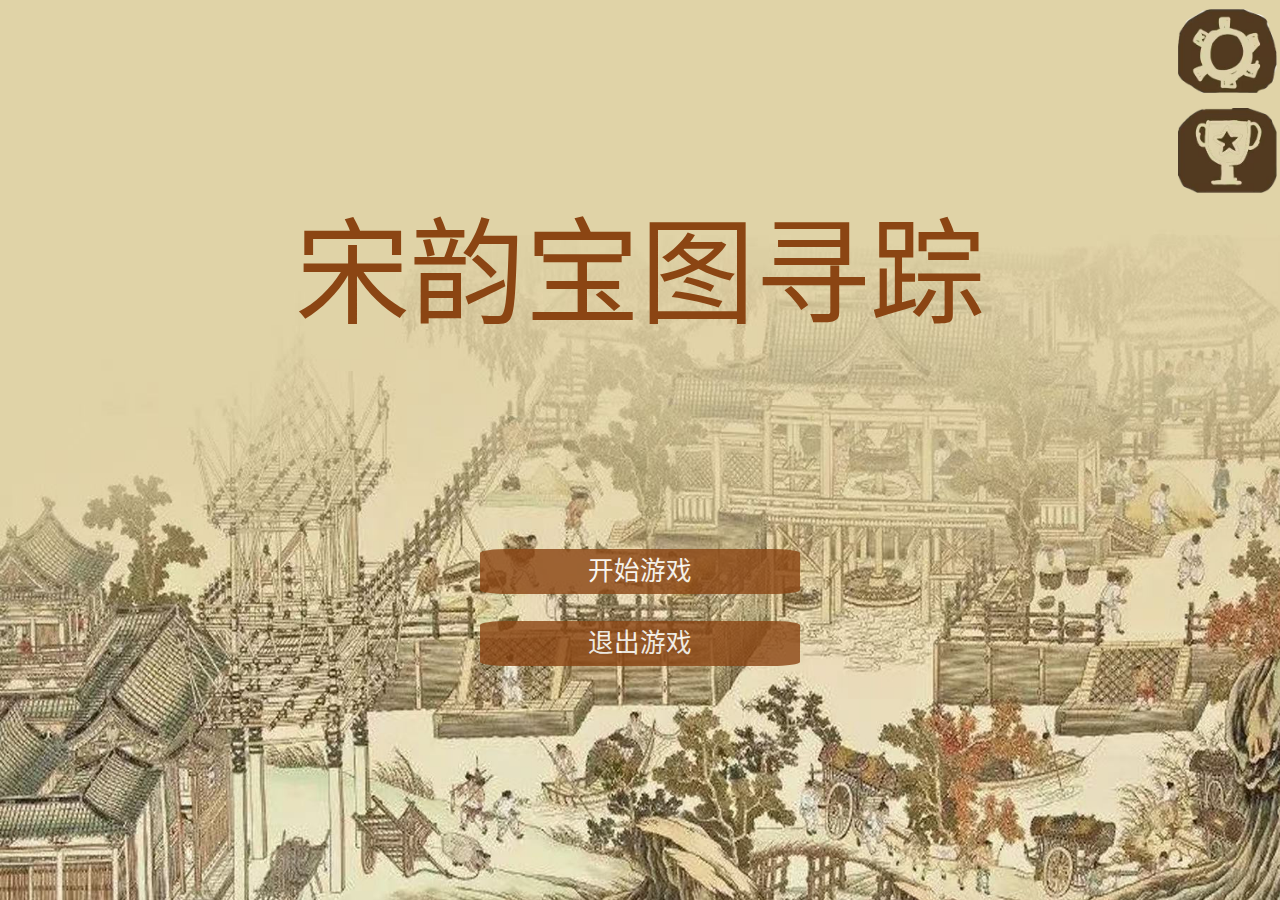
<file: index.html>
<!DOCTYPE html>
<html lang="zh-CN">
<head>
	<meta charset="UTF-8">
	<meta name="viewport" content="width=device-width, initial-scale=1.0">
	<title>宋韵宝图寻踪</title>
	<style>
		html, body {
			width: 100%;
			height: 100%;
			margin: 0;
			padding: 0;
			display: flex;
			flex-direction: column;
			align-items: center;
			justify-content: center;
			background-image: url("index.jpg");
			background-size: cover;
			background-repeat: no-repeat;
			background-position: center;
			overflow: hidden;
		}

	/* ... 其他CSS代码 ... */

		.position1 {
			position: absolute;
			left: 92%; /* 将图片推到屏幕最右边 */
			top: 1%;
			width: 666px; /* 或者使用百分比/vw单位，根据你的布局需求 */
			height: auto;
			display: flex;
			overflow: hidden;
		}

		.position2 {
			position: absolute;
			left: 92%; /* 将图片推到屏幕最右边 */
			top: 12%;
			width: 666px; /* 或者使用百分比/vw单位，根据你的布局需求 */
			height: auto;
			display: flex;
			overflow: hidden;
		}

/* ... 其他CSS代码 ... */
		.title {
			font-size: 9vw; /* 使用视口宽度单位 */
			color: #8B4513;
			text-align: center;
			margin-top: 10vh; /* 使用视口高度单位 */
			font-weight: normal;
			position: absolute;
			top: 10%;
		}

		a img {
			max-width: 15%; /* 使用百分比 */
			max-height: auto;
		}

		.link-container {
			display: flex;
			flex-direction: column;
			align-items: center;
			justify-content: center;
			width: 100%;
			margin-top: 20vh; /* 使用视口高度单位 */
		}

		.round-brown-link, .round-brown-link2 {
			display: inline-block;
			width: 25vw; /* 使用视口宽度单位 */
			height: 5vh; /* 使用视口高度单位，但可能需要调整以确保可读性 */
			background-color: #8B4513;
			color: white;
			text-align: center;
			line-height: 5vh; /* 使用视口高度单位 */
			text-decoration: none;
			border-radius: 9%;
			transition: background-color 0.3s ease;
			font-size: 2vw; /* 使用视口宽度单位 */
			margin: 1vh 0; /* 使用视口高度单位来控制间距 */
			opacity: 0.8;
			
		}
		.round-brown-link{
			position: absolute;
			top: 60%;
		}

		.round-brown-link2{
			position: absolute;
			top: 68%;
		}

		.round-brown-link:hover, .round-brown-link2:hover {
			background-color: #A5630B;
		}

		/* 媒体查询 */
		@media (max-width: 768px) {
			.title {
				font-size: 6vw; /* 在小屏幕上增加字体大小 */
			}

			a img {
				max-width: 25%; /* 在小屏幕上增加图片大小 */
			}

			.round-brown-link, .round-brown-link2 {
				width: 40vw; /* 在小屏幕上增加按钮宽度 */
				height: 8vh; /* 在小屏幕上增加按钮高度 */
				line-height: 8vh; /* 在小屏幕上增加按钮行高 */
				font-size: 3vw; /* 在小屏幕上增加字体大小 */
			}
		}
	</style>
</head>
	
<script>
	function closePage() {
		if (confirm("你确定要关闭这个页面吗？")) {
			window.close(); // 尝试关闭当前窗口
		}
	}
</script>	

	
<body>
	<h1 class="title">宋韵宝图寻踪</h1>
	<div class="link-container">
		<a href="https://www.163.com" target="_blank" title="网易" class="position1">
			<img src="Setting.png" alt="设置" >
		</a>
		<a href="Trophy.html" target="_blank" title="网易" class="position2">
			<img src="Bei.png" alt="背景">
		</a>
		<a href="Technology.html" class="round-brown-link">开始游戏</a>
		<a onclick="closePage()"  class="round-brown-link2">退出游戏</a>
	</div>
</body>
</html>
</file>
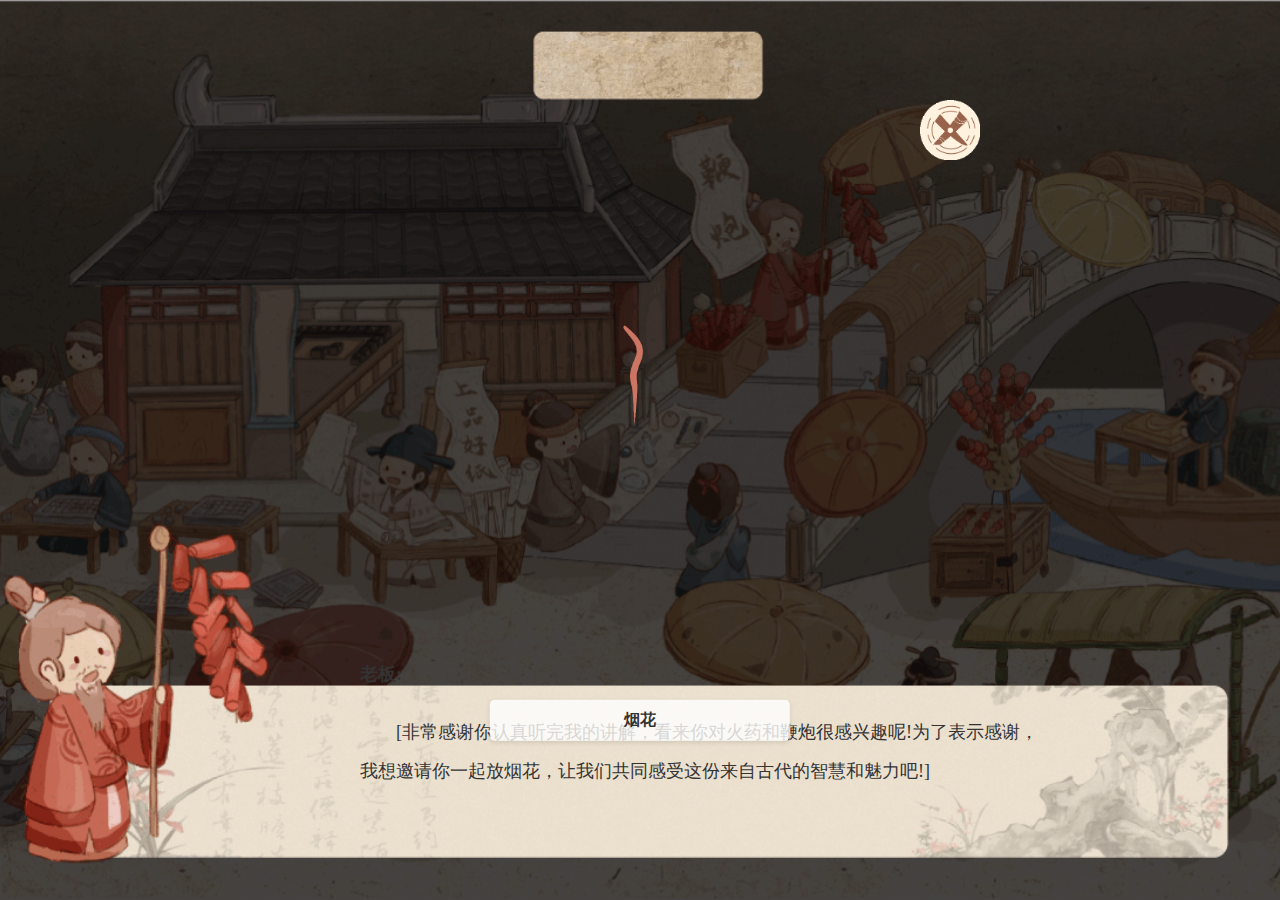
<file: Fire.html>
<!DOCTYPE html>
<html lang="en">
<head>
    <meta charset="UTF-8">
    <meta name="viewport" content="width=device-width, initial-scale=1.0">
    <title>烟花老板</title>
    <style>
        /* 设置全局样式 */
        * {
            margin: 0;
            padding: 0;
            box-sizing: border-box;
        }

        body, html {
            height: 100%;
            position: relative;
            font-family: Arial, sans-serif; /* 添加字体设置 */
        }

        /* 背景容器设置 */
       .background-container {
            width: 100%;
            height: 100%;
            background: url('8.png') no-repeat center center fixed; 
            background-size: cover; /* 使用 cover 确保背景图完全覆盖 */
            position: absolute;
            top: 0;
            left: 0;
            z-index: 1; /* 确保背景在较低层 */
        }

        /* 左下角图片容器设置 */
       .corner-image-container {
            position: absolute;
            bottom: 20px; /* 根据需要调整与底部的距离 */
            left: 250px; /* 根据需要调整与左边的距离 */
            z-index: 3; /* 确保左下角图片在较高层 */
        }

        /* 左下角图片样式 */
        #cornerImage {
            width: 250px; /* 根据需要调整宽度 */
            height: auto; /* 保持图片比例 */
        }

        /* 顶部图片和文本框容器设置 */
       .top-items-container {
            display: flex;
            justify-content: center;
            align-items: flex-start;
            gap: 20px; /* 图片之间的间距 */
            padding-top: 20px; /* 与顶部的距离 */
            position: absolute;
            top: 35%; /* 居中对齐到页面的中上方 */
            left: 50%;
            transform: translate(-50%, -50%); /* 精确居中 */
            z-index: 4; /* 确保顶部项目在最顶层 */
        }

        /* 单个顶部项目设置 */
       .top-item {
            text-align: center;
        }

        /* 顶部图片样式 */
       .top-item img {
            width:550px; /* 根据需要调整宽度 */
            height: auto; /* 保持图片比例 */
            opacity: 1; /* 确保透明度为 1，避免影响 GIF 动画 */
        }

        /* 顶部文本框样式 */
       .top-item p {
            margin-top: 0; /* 图片与文本框之间的间距 */
            font-size: 16px;
            color: #333;
            background-color: rgba(255, 255, 255, 0.8); /* 半透明白色背景 */
            padding: 10px; /* 内边距 */
            border-radius: 5px; /* 圆角 */
            box-shadow: 0 2px 4px rgba(0, 0, 0, 0.1); /* 阴影效果 */
            display: inline-block; /* 确保文本框适应内容宽度 */
            width: 50%; /* 设置一个相对宽度 */
            max-width: 300px; /* 设置最大宽度 */
            text-align: center; /* 文本居中 */
            font-weight: bold; /* 加粗文本 */
        }

        /* 文本框容器设置 */
       .text-box-container {
            position: absolute;
            bottom: 30px; /* 根据需要调整文本框距离底部的距离 */
            left: 55%;
            transform: translateX(-50%);
            width: 60%; /* 增加宽度 */
            max-width: 800px; /* 增加最大宽度限制 */
            text-align: left;
            z-index: 3; /* 确保文本框在较高层 */
        }

        /* 文本框样式 */
        #textBox {
            padding: 40px; /* 增加内边距 */
            font-size: 18px;
            line-height: 2.2;
            color: #333;
           
            border-radius: 10px;
         
            word-wrap: break-word; /* 确保长单词或 URL 不会溢出 */
            min-height: 45px; /* 最小高度 */
            
            overflow-y: auto; /* 如果内容超出最大高度，则添加滚动条 */
        }

        /* 右上角按钮样式 */
        #returnButton {
            position: absolute;
            width: 60px;
            top: 100px; /* 按钮距离顶部的距离 */
            right: 300px; /* 按钮距离右侧的距离 */
            cursor: pointer; /* 更改鼠标指针为手型 */
            z-index: 5; /* 确保按钮在最顶层 */
        }

        /* 布店老板对话样式 */
       .boss-dialogue {
            font-size: 20px; /* 增大字体大小 */
            line-height: 28px; /* 增加行高 */
            font-weight: 500; /* 设置字体粗细 */
            color: #555; /* 设置字体颜色 */
            text-align: left; /* 设置文本对齐方式 */
            margin-bottom: 20px; /* 增加段落间距 */
            font-family: 'Georgia', serif; /* 更换字体系列 */
            quotes: "“" "”"; /* 设置引用符号 */
        }

       .boss-dialogue p {
            margin: 1em 0; /* 设置段落间距 */
            text-indent: 2em; /* 首行缩进 */
        }

       .boss-dialogue strong {
            display: block;
            margin-bottom: 0.5em;
        }

        /* 顶部图片高亮效果 */
       .top-item img:hover {
            opacity: 0.7; /* 改变透明度以产生高亮效果 */
            transition: opacity 0.3s ease-in-out; /* 添加过渡效果使变化平滑 */
            transform: scale(1.05); /* 稍微放大图片 */
        }
    </style>
</head>
<body>
    
    <!-- 背景图片 -->
    <div class="background-container"></div>

    <!-- 顶部图片和文本框 -->
    <div class="top-items-container">
        <div class="top-item" id="item2">
            <img src="烟花动画.GIF" alt="Image 2">
            <p>烟花</p>
        </div>
    </div>


    <!-- 文本框 -->
    <div class="text-box-container">
        <div id="textBox" class="boss-dialogue">
            <strong>老板:</strong>
            <p id="textContent">[非常感谢你认真听完我的讲解，看来你对火药和鞭炮很感兴趣呢!为了表示感谢，我想邀请你一起放烟花，让我们共同感受这份来自古代的智慧和魅力吧!]</p>
        </div>
    </div>

    <!-- 右上角返回按钮 -->
    <img src="quit.png" alt="Return Button" id="returnButton" onclick="goBack()">

    <script>
        // 返回按钮点击事件处理函数
        function goBack() {
            window.location.href = "Technology.html"; // 将此替换为你的目标网址
        }


        // 给每个图片添加鼠标悬停事件监听器
        document.querySelectorAll('.top-item').forEach(item => {
            item.addEventListener('mouseover', function() {
                const itemId = this.id;
                if (texts[itemId]) {
                    textContent.textContent = texts[itemId];
                }
            });

            item.addEventListener('mouseout', function() {
                textContent.textContent = defaultText;
            });
        });
    </script>
</body>
</html>
</file>
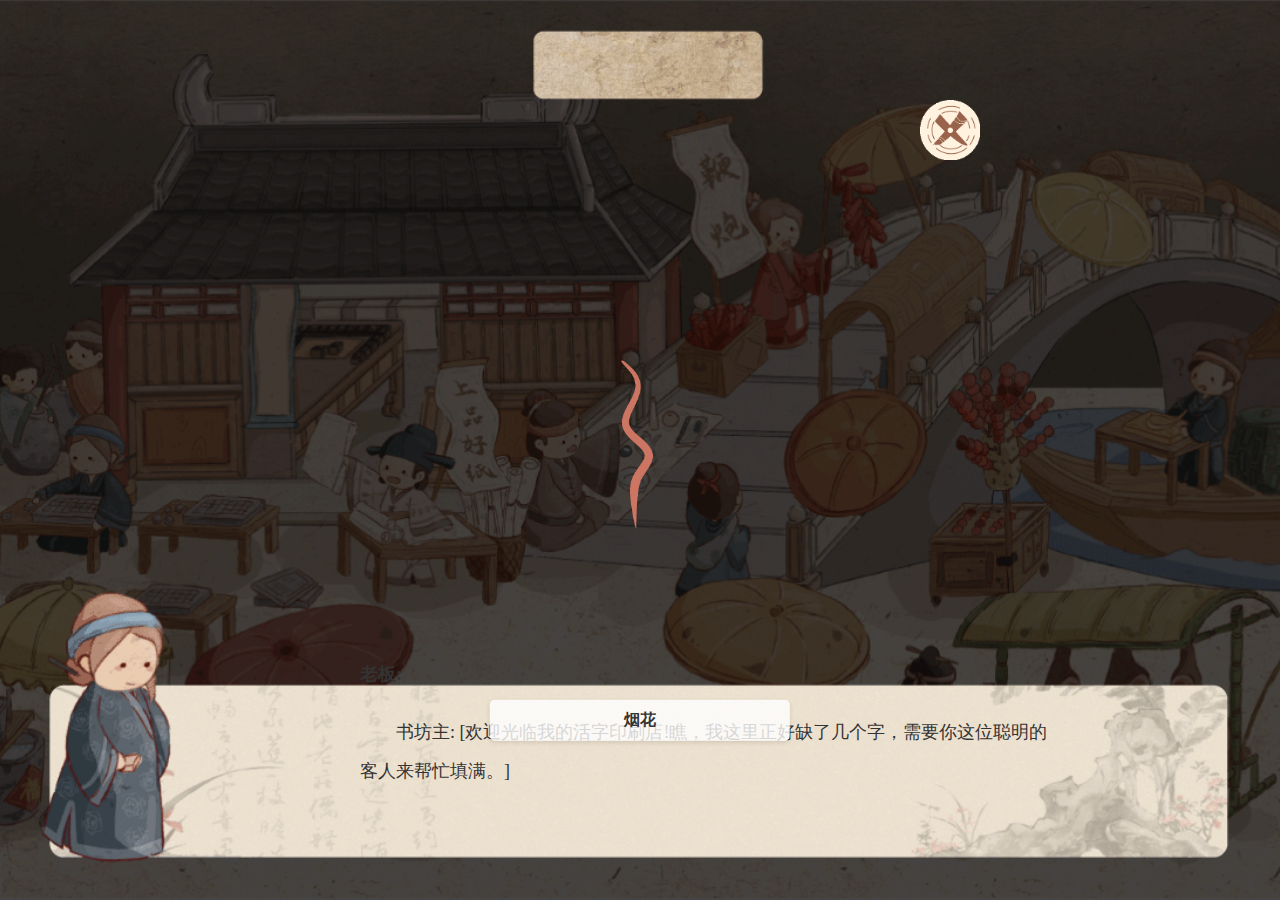
<file: Huozi.html>
<!DOCTYPE html>
<html lang="en">
<head>
    <meta charset="UTF-8">
    <meta name="viewport" content="width=device-width, initial-scale=1.0">
    <title>烟花老板</title>
    <style>
        /* 设置全局样式 */
        * {
            margin: 0;
            padding: 0;
            box-sizing: border-box;
        }

        body, html {
            height: 100%;
            position: relative;
            font-family: Arial, sans-serif; /* 添加字体设置 */
        }

        /* 背景容器设置 */
       .background-container {
            width: 100%;
            height: 100%;
            background: url('5.png') no-repeat center center fixed; 
            background-size: cover; /* 使用 cover 确保背景图完全覆盖 */
            position: absolute;
            top: 0;
            left: 0;
            z-index: 1; /* 确保背景在较低层 */
        }

        /* 左下角图片容器设置 */
       .corner-image-container {
            position: absolute;
            bottom: 20px; /* 根据需要调整与底部的距离 */
            left: 250px; /* 根据需要调整与左边的距离 */
            z-index: 3; /* 确保左下角图片在较高层 */
        }

        /* 左下角图片样式 */
        #cornerImage {
            width: 250px; /* 根据需要调整宽度 */
            height: auto; /* 保持图片比例 */
        }

        /* 顶部图片和文本框容器设置 */
       .top-items-container {
            display: flex;
            justify-content: center;
            align-items: flex-start;
            gap: 20px; /* 图片之间的间距 */
            padding-top: 20px; /* 与顶部的距离 */
            position: absolute;
            top: 35%; /* 居中对齐到页面的中上方 */
            left: 50%;
            transform: translate(-50%, -50%); /* 精确居中 */
            z-index: 4; /* 确保顶部项目在最顶层 */
        }

        /* 单个顶部项目设置 */
       .top-item {
            text-align: center;
        }

        /* 顶部图片样式 */
       .top-item img {
            width:550px; /* 根据需要调整宽度 */
            height: auto; /* 保持图片比例 */
            opacity: 1; /* 确保透明度为 1，避免影响 GIF 动画 */
        }

        /* 顶部文本框样式 */
       .top-item p {
            margin-top: 0; /* 图片与文本框之间的间距 */
            font-size: 16px;
            color: #333;
            background-color: rgba(255, 255, 255, 0.8); /* 半透明白色背景 */
            padding: 10px; /* 内边距 */
            border-radius: 5px; /* 圆角 */
            box-shadow: 0 2px 4px rgba(0, 0, 0, 0.1); /* 阴影效果 */
            display: inline-block; /* 确保文本框适应内容宽度 */
            width: 50%; /* 设置一个相对宽度 */
            max-width: 300px; /* 设置最大宽度 */
            text-align: center; /* 文本居中 */
            font-weight: bold; /* 加粗文本 */
        }

        /* 文本框容器设置 */
       .text-box-container {
            position: absolute;
            bottom: 30px; /* 根据需要调整文本框距离底部的距离 */
            left: 55%;
            transform: translateX(-50%);
            width: 60%; /* 增加宽度 */
            max-width: 800px; /* 增加最大宽度限制 */
            text-align: left;
            z-index: 3; /* 确保文本框在较高层 */
        }

        /* 文本框样式 */
        #textBox {
            padding: 40px; /* 增加内边距 */
            font-size: 18px;
            line-height: 2.2;
            color: #333;
           
            border-radius: 10px;
         
            word-wrap: break-word; /* 确保长单词或 URL 不会溢出 */
            min-height: 60px; /* 最小高度 */
            
            overflow-y: auto; /* 如果内容超出最大高度，则添加滚动条 */
        }

        /* 右上角按钮样式 */
        #returnButton {
            position: absolute;
            width: 60px;
            top: 100px; /* 按钮距离顶部的距离 */
            right: 300px; /* 按钮距离右侧的距离 */
            cursor: pointer; /* 更改鼠标指针为手型 */
            z-index: 5; /* 确保按钮在最顶层 */
        }

        /* 布店老板对话样式 */
       .boss-dialogue {
            font-size: 20px; /* 增大字体大小 */
            line-height: 28px; /* 增加行高 */
            font-weight: 500; /* 设置字体粗细 */
            color: #555; /* 设置字体颜色 */
            text-align: left; /* 设置文本对齐方式 */
            margin-bottom: 20px; /* 增加段落间距 */
            font-family: 'Georgia', serif; /* 更换字体系列 */
            quotes: "“" "”"; /* 设置引用符号 */
        }

       .boss-dialogue p {
            margin: 1em 0; /* 设置段落间距 */
            text-indent: 2em; /* 首行缩进 */
        }

       .boss-dialogue strong {
            display: block;
            margin-bottom: 0.5em;
        }

        /* 顶部图片高亮效果 */
       .top-item img:hover {
            opacity: 0.7; /* 改变透明度以产生高亮效果 */
            transition: opacity 0.3s ease-in-out; /* 添加过渡效果使变化平滑 */
            transform: scale(1.05); /* 稍微放大图片 */
        }
    </style>
</head>
<body>
    
    <!-- 背景图片 -->
    <div class="background-container"></div>

    <!-- 顶部图片和文本框 -->
    <div class="top-items-container">
        <div class="top-item" id="item2">
            <img src="烟花动画.GIF" alt="Image 2">
            <p>烟花</p>
        </div>
    </div>


    <!-- 文本框 -->
    <div class="text-box-container">
        <div id="textBox" class="boss-dialogue">
            <strong>老板:</strong>
            <p id="textContent">书坊主:
                [欢迎光临我的活字印刷店!瞧，我这里正好缺了几个字，需要你这位聪明的客人来帮忙填满。]</p>
        </div>
    </div>

    <!-- 右上角返回按钮 -->
    <img src="quit.png" alt="Return Button" id="returnButton" onclick="goBack()">

    <script>
        // 返回按钮点击事件处理函数
        function goBack() {
            window.location.href = "Technology.html"; // 将此替换为你的目标网址
        }


        // 给每个图片添加鼠标悬停事件监听器
        document.querySelectorAll('.top-item').forEach(item => {
            item.addEventListener('mouseover', function() {
                const itemId = this.id;
                if (texts[itemId]) {
                    textContent.textContent = texts[itemId];
                }
            });

            item.addEventListener('mouseout', function() {
                textContent.textContent = defaultText;
            });
        });
    </script>
</body>
</html>
</file>
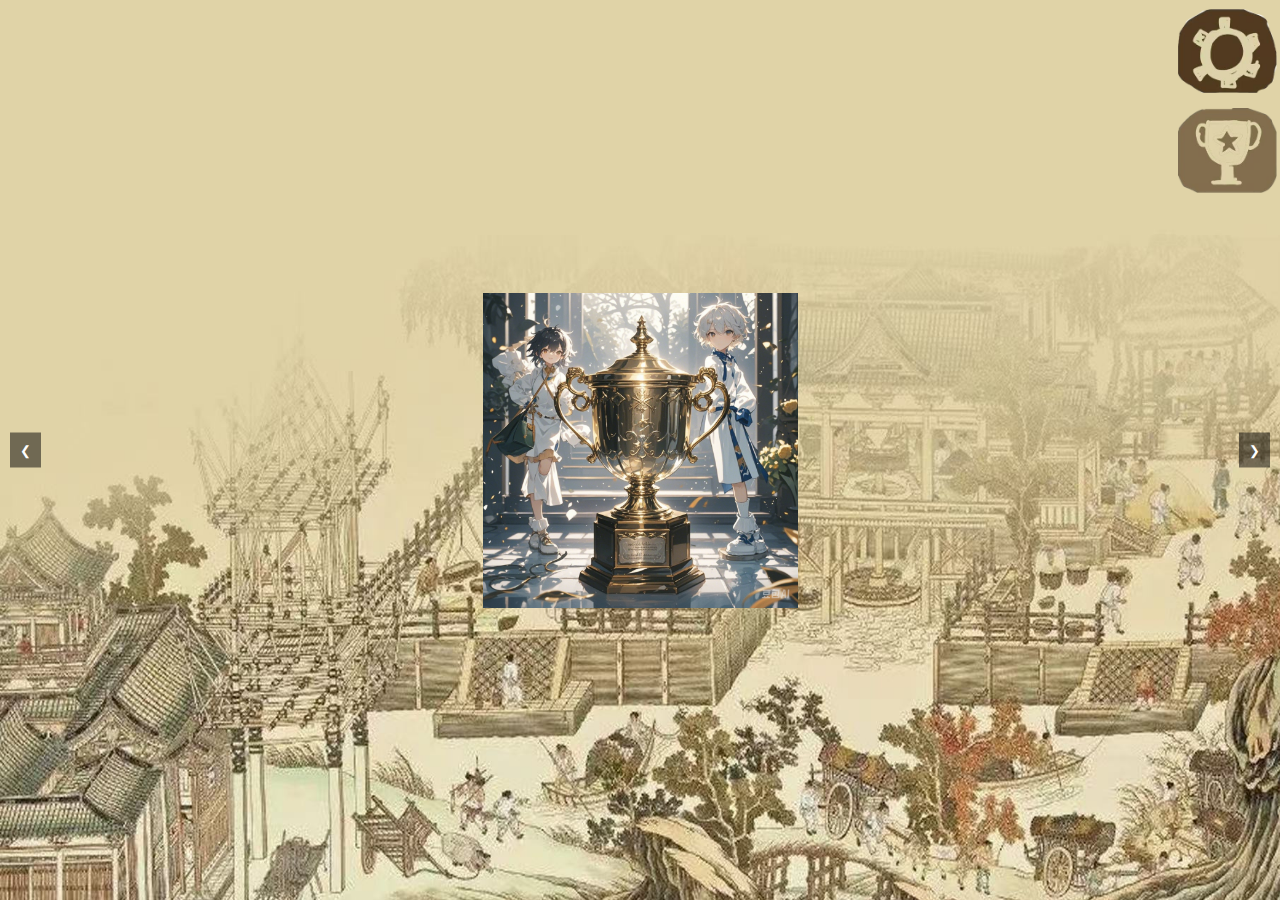
<file: Trophy.html>
<!DOCTYPE html>
<html lang="zh-CN">
<head>
    <meta charset="UTF-8">
    <meta name="viewport" content="width=device-width, initial-scale=1.0">
    <title>宋韵宝图寻踪</title>
    <style>
        html, body {
            width: 100%;
            height: 100%;
            margin: 0;
            padding: 0;
            display: flex;
            flex-direction: column;
            align-items: center;
            justify-content: center;
            background-image: url("index.jpg");
            background-size: cover;
            background-repeat: no-repeat;
            background-position: center;
            overflow: hidden;
        }

        .position1 {
            position: absolute;
            left: 92%;
            top: 1%;
            width: 666px;
            height: auto;
            display: flex;
            cursor: pointer;
            transition: opacity 0.3s ease;
        }

        .position2 {
            position: absolute;
            left: 92%;
            top: 12%;
            width: 666px;
            height: auto;
            display: flex;
            cursor: pointer;
            transition: opacity 0.3s ease;
            opacity: 0.66;
        }

        a img {
            max-width: 15%;
            max-height: auto;
        }

        .link-container {
            display: flex;
            flex-direction: column;
            align-items: center;
            justify-content: center;
            width: 100%;
            margin-top: 20vh;
        }

        .position1:hover {
            opacity: 0.66;
        }

        .position2:hover {
            opacity: 0.66;
        }

        .carousel-slide {
            width: 50%; 
            height: 35%;
            position: relative;
            overflow: hidden;
            bottom: 10%;
        }

        .carousel-image {
            position: absolute;
            top: 0;
            left: 0;
            width: 100%;
            height: 100%;
            object-fit: contain;
            display: none;
        }

        .carousel-image.active {
            display: block;
        }

        button {
            position: absolute;
            top: 50%;
            transform: translateY(-50%);
            background-color: rgba(0, 0, 0, 0.5);
            color: white;
            border: none;
            padding: 10px;
            cursor: pointer;
            z-index: 10;
        }

        button.prev {
            left: 10px;
        }

        button.next {
            right: 10px;
        }

        @media (max-width: 768px) {
            .title {
                font-size: 6vw;
            }

            a img {
                max-width: 25%;
            }

            .round-brown-link, .round-brown-link2 {
                width: 40vw;
                height: 8vh;
                line-height: 8vh;
                font-size: 3vw;
            }
        }
    </style>
</head>

<body>
    <div class="link-container">
        <a href="https://www.163.com" target="_blank" title="网易" class="position1">
            <img src="Setting.png" alt="设置">
        </a>
        <a href="https://www.163.com" target="_blank" title="网易" class="position2">
            <img src="Bei.png" alt="背景">
        </a>
    </div>

    <div class="carousel-slide">
        <img src="image1.JPG" class="carousel-image active">
        <img src="image2.JPG" class="carousel-image">
        <img src="image3.JPG" class="carousel-image">
        <!-- Add more images as needed -->
    </div>
    <button class="prev" onclick="prevSlide()">&#10094;</button>
    <button class="next" onclick="nextSlide()">&#10095;</button>

    <script>
        let currentIndex = 0;
        let slides = document.querySelectorAll('.carousel-image');
        let totalSlides = slides.length;
        let slideInterval; // 用于存储轮播的setInterval

        function showSlide(index) {
            slides.forEach((slide, i) => {
                slide.classList.toggle('active', i === index);
            });
        }

        function nextSlide() {
            currentIndex = (currentIndex + 1) % totalSlides;
            showSlide(currentIndex);
        }

        function prevSlide() {
            currentIndex = (currentIndex - 1 + totalSlides) % totalSlides;
            showSlide(currentIndex);
        }

        // 开始轮播
        function startSlide() {
            slideInterval = setInterval(nextSlide, 1222);
        }

        // 停止轮播
        function stopSlide() {
            clearInterval(slideInterval);
        }

        // 鼠标悬停时停止轮播
        document.querySelector('.carousel-slide').addEventListener('mouseover', stopSlide);
        // 鼠标离开时开始轮播
        document.querySelector('.carousel-slide').addEventListener('mouseout', startSlide);

        // 初始化轮播
        startSlide();
        showSlide(currentIndex);
    </script>
</body>
</html>
</file>
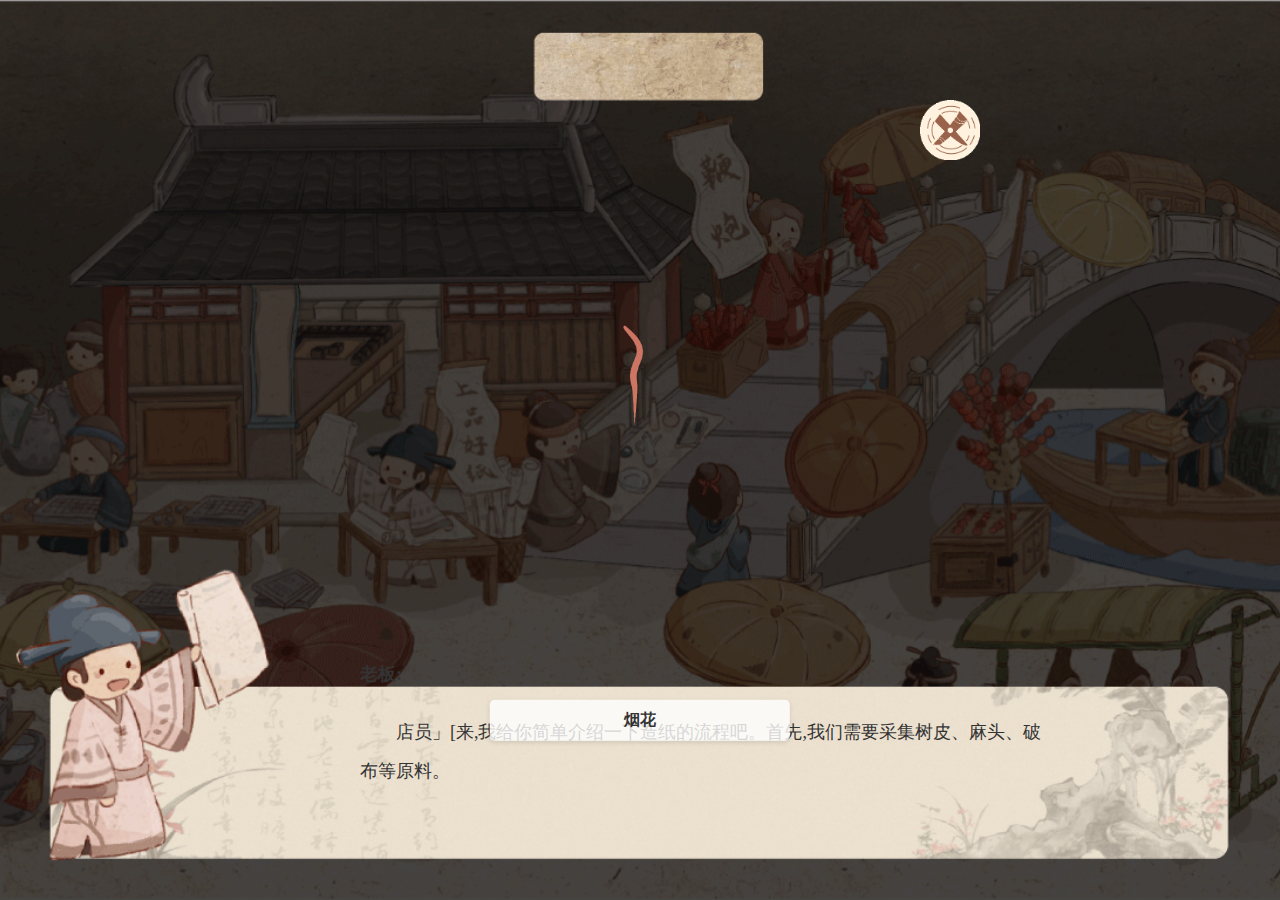
<file: zaozhi.html>
<!DOCTYPE html>
<html lang="en">
<head>
    <meta charset="UTF-8">
    <meta name="viewport" content="width=device-width, initial-scale=1.0">
    <title>烟花老板</title>
    <style>
        /* 设置全局样式 */
        * {
            margin: 0;
            padding: 0;
            box-sizing: border-box;
        }

        body, html {
            height: 100%;
            position: relative;
            font-family: Arial, sans-serif; /* 添加字体设置 */
        }

        /* 背景容器设置 */
       .background-container {
            width: 100%;
            height: 100%;
            background: url('7.png') no-repeat center center fixed; 
            background-size: cover; /* 使用 cover 确保背景图完全覆盖 */
            position: absolute;
            top: 0;
            left: 0;
            z-index: 1; /* 确保背景在较低层 */
        }

        /* 左下角图片容器设置 */
       .corner-image-container {
            position: absolute;
            bottom: 20px; /* 根据需要调整与底部的距离 */
            left: 250px; /* 根据需要调整与左边的距离 */
            z-index: 3; /* 确保左下角图片在较高层 */
        }

        /* 左下角图片样式 */
        #cornerImage {
            width: 250px; /* 根据需要调整宽度 */
            height: auto; /* 保持图片比例 */
        }

        /* 顶部图片和文本框容器设置 */
       .top-items-container {
            display: flex;
            justify-content: center;
            align-items: flex-start;
            gap: 20px; /* 图片之间的间距 */
            padding-top: 20px; /* 与顶部的距离 */
            position: absolute;
            top: 35%; /* 居中对齐到页面的中上方 */
            left: 50%;
            transform: translate(-50%, -50%); /* 精确居中 */
            z-index: 4; /* 确保顶部项目在最顶层 */
        }

        /* 单个顶部项目设置 */
       .top-item {
            text-align: center;
        }

        /* 顶部图片样式 */
       .top-item img {
            width:550px; /* 根据需要调整宽度 */
            height: auto; /* 保持图片比例 */
            opacity: 1; /* 确保透明度为 1，避免影响 GIF 动画 */
        }

        /* 顶部文本框样式 */
       .top-item p {
            margin-top: 0; /* 图片与文本框之间的间距 */
            font-size: 16px;
            color: #333;
            background-color: rgba(255, 255, 255, 0.8); /* 半透明白色背景 */
            padding: 10px; /* 内边距 */
            border-radius: 5px; /* 圆角 */
            box-shadow: 0 2px 4px rgba(0, 0, 0, 0.1); /* 阴影效果 */
            display: inline-block; /* 确保文本框适应内容宽度 */
            width: 50%; /* 设置一个相对宽度 */
            max-width: 300px; /* 设置最大宽度 */
            text-align: center; /* 文本居中 */
            font-weight: bold; /* 加粗文本 */
        }

        /* 文本框容器设置 */
       .text-box-container {
            position: absolute;
            bottom: 30px; /* 根据需要调整文本框距离底部的距离 */
            left: 55%;
            transform: translateX(-50%);
            width: 60%; /* 增加宽度 */
            max-width: 800px; /* 增加最大宽度限制 */
            text-align: left;
            z-index: 3; /* 确保文本框在较高层 */
        }

        /* 文本框样式 */
        #textBox {
            padding: 40px; /* 增加内边距 */
            font-size: 18px;
            line-height: 2.2;
            color: #333;
           
            border-radius: 10px;
         
            word-wrap: break-word; /* 确保长单词或 URL 不会溢出 */
            min-height: 60px; /* 最小高度 */
            
            overflow-y: auto; /* 如果内容超出最大高度，则添加滚动条 */
        }

        /* 右上角按钮样式 */
        #returnButton {
            position: absolute;
            width: 60px;
            top: 100px; /* 按钮距离顶部的距离 */
            right: 300px; /* 按钮距离右侧的距离 */
            cursor: pointer; /* 更改鼠标指针为手型 */
            z-index: 5; /* 确保按钮在最顶层 */
        }

        /* 布店老板对话样式 */
       .boss-dialogue {
            font-size: 20px; /* 增大字体大小 */
            line-height: 28px; /* 增加行高 */
            font-weight: 500; /* 设置字体粗细 */
            color: #555; /* 设置字体颜色 */
            text-align: left; /* 设置文本对齐方式 */
            margin-bottom: 20px; /* 增加段落间距 */
            font-family: 'Georgia', serif; /* 更换字体系列 */
            quotes: "“" "”"; /* 设置引用符号 */
        }

       .boss-dialogue p {
            margin: 1em 0; /* 设置段落间距 */
            text-indent: 2em; /* 首行缩进 */
        }

       .boss-dialogue strong {
            display: block;
            margin-bottom: 0.5em;
        }

        /* 顶部图片高亮效果 */
       .top-item img:hover {
            opacity: 0.7; /* 改变透明度以产生高亮效果 */
            transition: opacity 0.3s ease-in-out; /* 添加过渡效果使变化平滑 */
            transform: scale(1.05); /* 稍微放大图片 */
        }
    </style>
</head>
<body>
    
    <!-- 背景图片 -->
    <div class="background-container"></div>

    <!-- 顶部图片和文本框 -->
    <div class="top-items-container">
        <div class="top-item" id="item2">
            <img src="烟花动画.GIF" alt="Image 2">
            <p>烟花</p>
        </div>
    </div>


    <!-- 文本框 -->
    <div class="text-box-container">
        <div id="textBox" class="boss-dialogue">
            <strong>老板:</strong>
            <p id="textContent">店员」[来,我给你简单介绍一下造纸的流程吧。首先,我们需要采集树皮、麻头、破布等原料。</p>
        </div>
    </div>

    <!-- 右上角返回按钮 -->
    <img src="quit.png" alt="Return Button" id="returnButton" onclick="goBack()">

    <script>
        // 返回按钮点击事件处理函数
        function goBack() {
            window.location.href = "Technology.html"; // 将此替换为你的目标网址
        }


        // 给每个图片添加鼠标悬停事件监听器
        document.querySelectorAll('.top-item').forEach(item => {
            item.addEventListener('mouseover', function() {
                const itemId = this.id;
                if (texts[itemId]) {
                    textContent.textContent = texts[itemId];
                }
            });

            item.addEventListener('mouseout', function() {
                textContent.textContent = defaultText;
            });
        });
    </script>
</body>
</html>
</file>
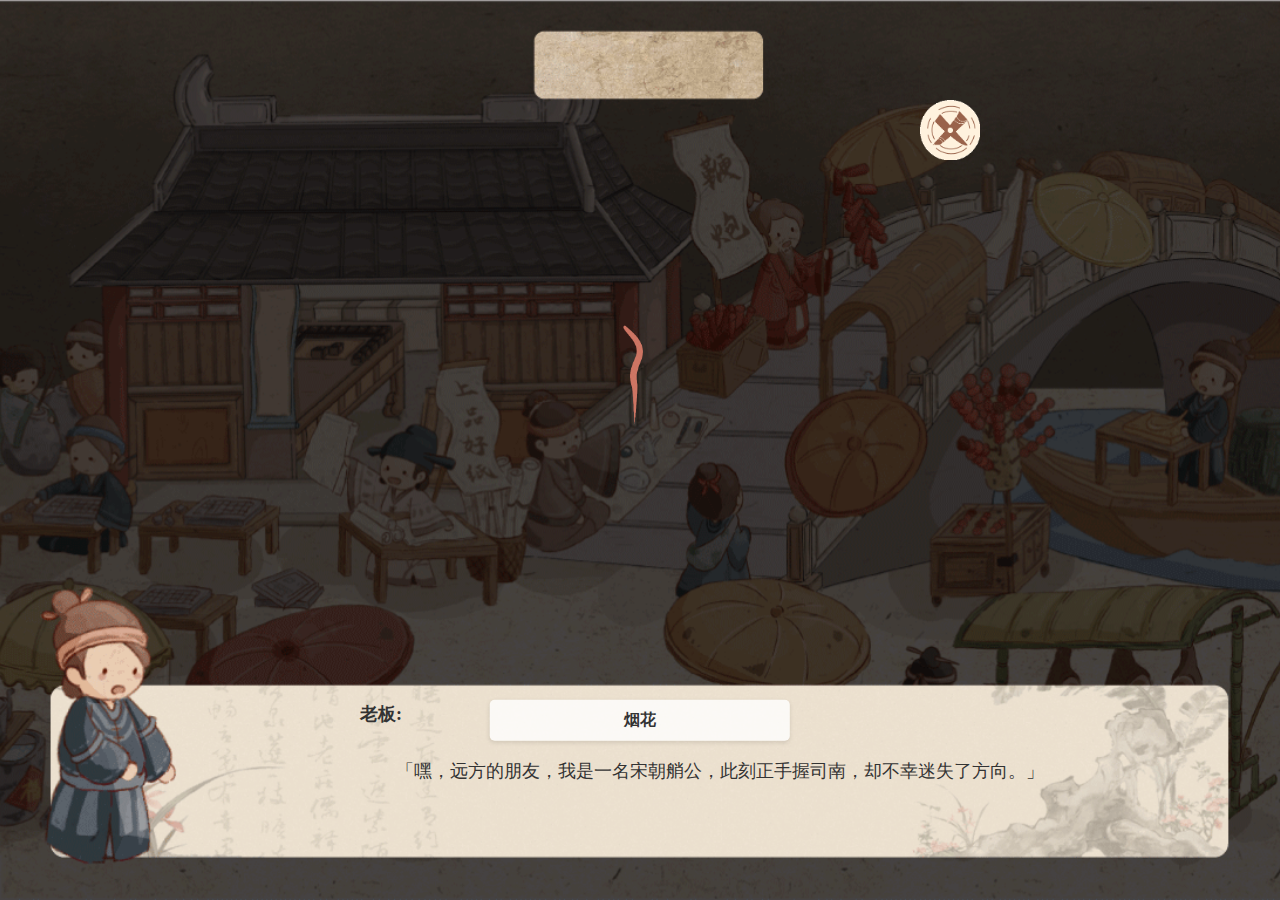
<file: Zhinan.html>
<!DOCTYPE html>
<html lang="en">
<head>
    <meta charset="UTF-8">
    <meta name="viewport" content="width=device-width, initial-scale=1.0">
    <title>烟花老板</title>
    <style>
        /* 设置全局样式 */
        * {
            margin: 0;
            padding: 0;
            box-sizing: border-box;
        }

        body, html {
            height: 100%;
            position: relative;
            font-family: Arial, sans-serif; /* 添加字体设置 */
        }

        /* 背景容器设置 */
       .background-container {
            width: 100%;
            height: 100%;
            background: url('6.png') no-repeat center center fixed; 
            background-size: cover; /* 使用 cover 确保背景图完全覆盖 */
            position: absolute;
            top: 0;
            left: 0;
            z-index: 1; /* 确保背景在较低层 */
        }

        /* 左下角图片容器设置 */
       .corner-image-container {
            position: absolute;
            bottom: 20px; /* 根据需要调整与底部的距离 */
            left: 250px; /* 根据需要调整与左边的距离 */
            z-index: 3; /* 确保左下角图片在较高层 */
        }

        /* 左下角图片样式 */
        #cornerImage {
            width: 250px; /* 根据需要调整宽度 */
            height: auto; /* 保持图片比例 */
        }

        /* 顶部图片和文本框容器设置 */
       .top-items-container {
            display: flex;
            justify-content: center;
            align-items: flex-start;
            gap: 20px; /* 图片之间的间距 */
            padding-top: 20px; /* 与顶部的距离 */
            position: absolute;
            top: 35%; /* 居中对齐到页面的中上方 */
            left: 50%;
            transform: translate(-50%, -50%); /* 精确居中 */
            z-index: 4; /* 确保顶部项目在最顶层 */
        }

        /* 单个顶部项目设置 */
       .top-item {
            text-align: center;
        }

        /* 顶部图片样式 */
       .top-item img {
            width:550px; /* 根据需要调整宽度 */
            height: auto; /* 保持图片比例 */
            opacity: 1; /* 确保透明度为 1，避免影响 GIF 动画 */
        }

        /* 顶部文本框样式 */
       .top-item p {
            margin-top: 0; /* 图片与文本框之间的间距 */
            font-size: 16px;
            color: #333;
            background-color: rgba(255, 255, 255, 0.8); /* 半透明白色背景 */
            padding: 10px; /* 内边距 */
            border-radius: 5px; /* 圆角 */
            box-shadow: 0 2px 4px rgba(0, 0, 0, 0.1); /* 阴影效果 */
            display: inline-block; /* 确保文本框适应内容宽度 */
            width: 50%; /* 设置一个相对宽度 */
            max-width: 300px; /* 设置最大宽度 */
            text-align: center; /* 文本居中 */
            font-weight: bold; /* 加粗文本 */
        }

        /* 文本框容器设置 */
       .text-box-container {
            position: absolute;
            bottom: 30px; /* 根据需要调整文本框距离底部的距离 */
            left: 55%;
            transform: translateX(-50%);
            width: 60%; /* 增加宽度 */
            max-width: 800px; /* 增加最大宽度限制 */
            text-align: left;
            z-index: 3; /* 确保文本框在较高层 */
        }

        /* 文本框样式 */
        #textBox {
            padding: 40px; /* 增加内边距 */
            font-size: 18px;
            line-height: 2.2;
            color: #333;
           
            border-radius: 10px;
         
            word-wrap: break-word; /* 确保长单词或 URL 不会溢出 */
            min-height: 60px; /* 最小高度 */
            
            overflow-y: auto; /* 如果内容超出最大高度，则添加滚动条 */
        }

        /* 右上角按钮样式 */
        #returnButton {
            position: absolute;
            width: 60px;
            top: 100px; /* 按钮距离顶部的距离 */
            right: 300px; /* 按钮距离右侧的距离 */
            cursor: pointer; /* 更改鼠标指针为手型 */
            z-index: 5; /* 确保按钮在最顶层 */
        }

        /* 布店老板对话样式 */
       .boss-dialogue {
            font-size: 20px; /* 增大字体大小 */
            line-height: 28px; /* 增加行高 */
            font-weight: 500; /* 设置字体粗细 */
            color: #555; /* 设置字体颜色 */
            text-align: left; /* 设置文本对齐方式 */
            margin-bottom: 20px; /* 增加段落间距 */
            font-family: 'Georgia', serif; /* 更换字体系列 */
            quotes: "“" "”"; /* 设置引用符号 */
        }

       .boss-dialogue p {
            margin: 1em 0; /* 设置段落间距 */
            text-indent: 2em; /* 首行缩进 */
        }

       .boss-dialogue strong {
            display: block;
            margin-bottom: 0.5em;
        }

        /* 顶部图片高亮效果 */
       .top-item img:hover {
            opacity: 0.7; /* 改变透明度以产生高亮效果 */
            transition: opacity 0.3s ease-in-out; /* 添加过渡效果使变化平滑 */
            transform: scale(1.05); /* 稍微放大图片 */
        }
    </style>
</head>
<body>
    
    <!-- 背景图片 -->
    <div class="background-container"></div>

    <!-- 顶部图片和文本框 -->
    <div class="top-items-container">
        <div class="top-item" id="item2">
            <img src="烟花动画.GIF" alt="Image 2">
            <p>烟花</p>
        </div>
    </div>


    <!-- 文本框 -->
    <div class="text-box-container">
        <div id="textBox" class="boss-dialogue">
            <strong>老板:</strong>
            <p id="textContent">「嘿，远方的朋友，我是一名宋朝艄公，此刻正手握司南，却不幸迷失了方向。」</p>
        </div>
    </div>

    <!-- 右上角返回按钮 -->
    <img src="quit.png" alt="Return Button" id="returnButton" onclick="goBack()">

    <script>
        // 返回按钮点击事件处理函数
        function goBack() {
            window.location.href = "Technology.html"; // 将此替换为你的目标网址
        }


        // 给每个图片添加鼠标悬停事件监听器
        document.querySelectorAll('.top-item').forEach(item => {
            item.addEventListener('mouseover', function() {
                const itemId = this.id;
                if (texts[itemId]) {
                    textContent.textContent = texts[itemId];
                }
            });

            item.addEventListener('mouseout', function() {
                textContent.textContent = defaultText;
            });
        });
    </script>
</body>
</html>
</file>
